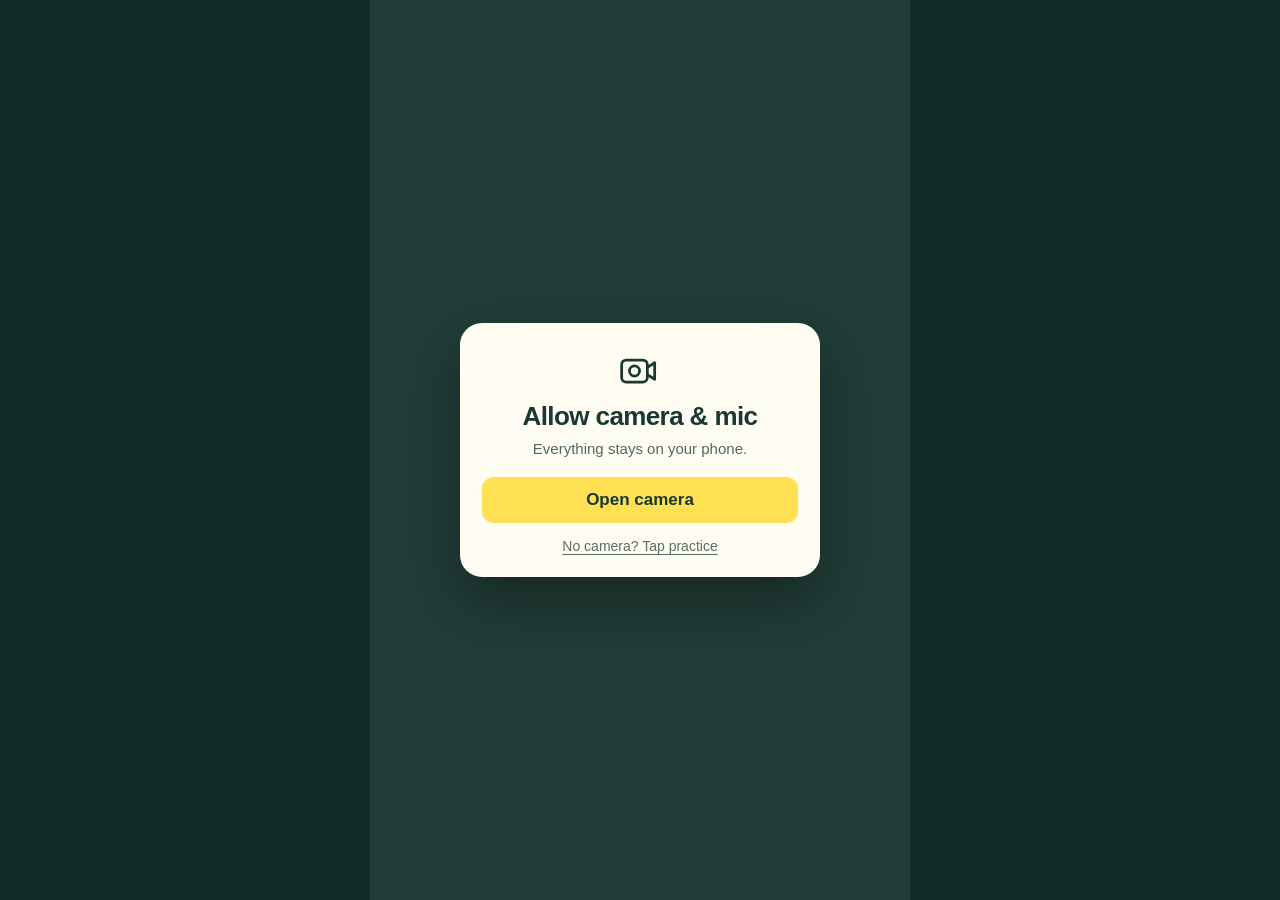
<file: index.html>
<!doctype html>
<html lang="en">
<head>
<meta charset="utf-8"><meta name="viewport" content="width=device-width,initial-scale=1,viewport-fit=cover"><meta name="theme-color" content="#142c29"><meta name="description" content="Say ah to jump. Keep your selfie character on its feet for 15 seconds."><title>Ah & Jump</title>
<link rel="icon" href="data:image/svg+xml,%3Csvg xmlns='http://www.w3.org/2000/svg' viewBox='0 0 40 40'%3E%3Crect width='40' height='40' rx='12' fill='%23ffe052'/%3E%3Ctext x='20' y='29' text-anchor='middle' font-size='30'%3E!%3C/text%3E%3C/svg%3E">
<script>(function(){var t=Math.floor(Date.now()/6e4);var l=document.createElement("link");l.rel="stylesheet";l.href="./style.css?t="+t;document.head.appendChild(l);window.__t=t})()</script>
</head>
<body><main class="shell tpl" id="voice-app"><section class="phone" id="phone" aria-label="Ah and Jump game">
<div class="camera-tile" id="cameraTile" hidden><video id="camera" autoplay playsinline muted></video></div>
<canvas id="scene" width="480" height="840" aria-label="Jump rope game animation"></canvas>
<div class="hud" id="hud" hidden><div class="stat"><span>TIME LEFT</span><strong id="time">15.0<span>s</span></strong></div><div class="stat jumps"><span>JUMPS</span><strong id="score">0</strong></div></div>
<div class="countdown" id="countdown" aria-live="assertive" hidden></div>
<div class="pause-layer" id="pauseLayer" hidden><strong>Game paused</strong><p id="pauseReason"></p><button id="resume" hidden>Resume</button></div>
<div id="captureFlash" class="capture-flash"></div>
<div class="start-panel" id="startPanel"><div class="gate">
<svg viewBox="0 0 48 48" width="44" height="44" fill="none" stroke="#193831" stroke-width="3" stroke-linecap="round" stroke-linejoin="round" aria-hidden="true"><rect x="4" y="12" width="28" height="24" rx="5"/><path d="M32 20l8-5v18l-8-5"/><circle cx="18" cy="24" r="5.5"/></svg>
<h2>Allow camera &amp; mic</h2><p>Everything stays on your phone.</p>
<button class="primary" id="start">Open camera</button><button class="text-button" id="practice">No camera? Tap practice</button>
</div></div>
<div class="setup-panel" id="setupPanel" hidden><div class="spinner" id="spinner"></div><h2 id="setupTitle">Camera + microphone</h2><p id="setupText">Hold still and stay quiet for a moment.</p><button class="primary" id="setupMic" hidden>Enable microphone</button><button class="primary" id="retryCamera" hidden>Try again</button><button class="text-button" id="cancelSetup">Try tap practice</button></div>
<div class="mic-check" id="micCheck" hidden>
<img class="gimg" src="./assets/guide/ah.webp" alt="" />
<h2>Say “ah” to jump</h2><p>One short sound, one jump.</p>
<em class="cta">Say “ah” to start</em>
<div class="mic-meter" aria-label="Microphone level"><div id="micLevel"></div></div>
<button class="primary" id="enableMic" hidden>Enable microphone</button><button class="text-button" id="retryMic">Mic not responding? Try again</button>
</div>
<div class="play-controls" id="playControls" hidden><button class="jump-button" id="jump">Tap to jump · Space</button></div>
<div class="result-panel" id="resultPanel" hidden role="status"><h2 id="resultTitle">Congrats</h2><button class="replay" id="replay">Replay</button></div>
</section></main><script>(function(){var s=document.createElement("script");s.type="module";s.src="./app.mjs?t="+window.__t;document.body.appendChild(s)})()</script></body></html>
</file>
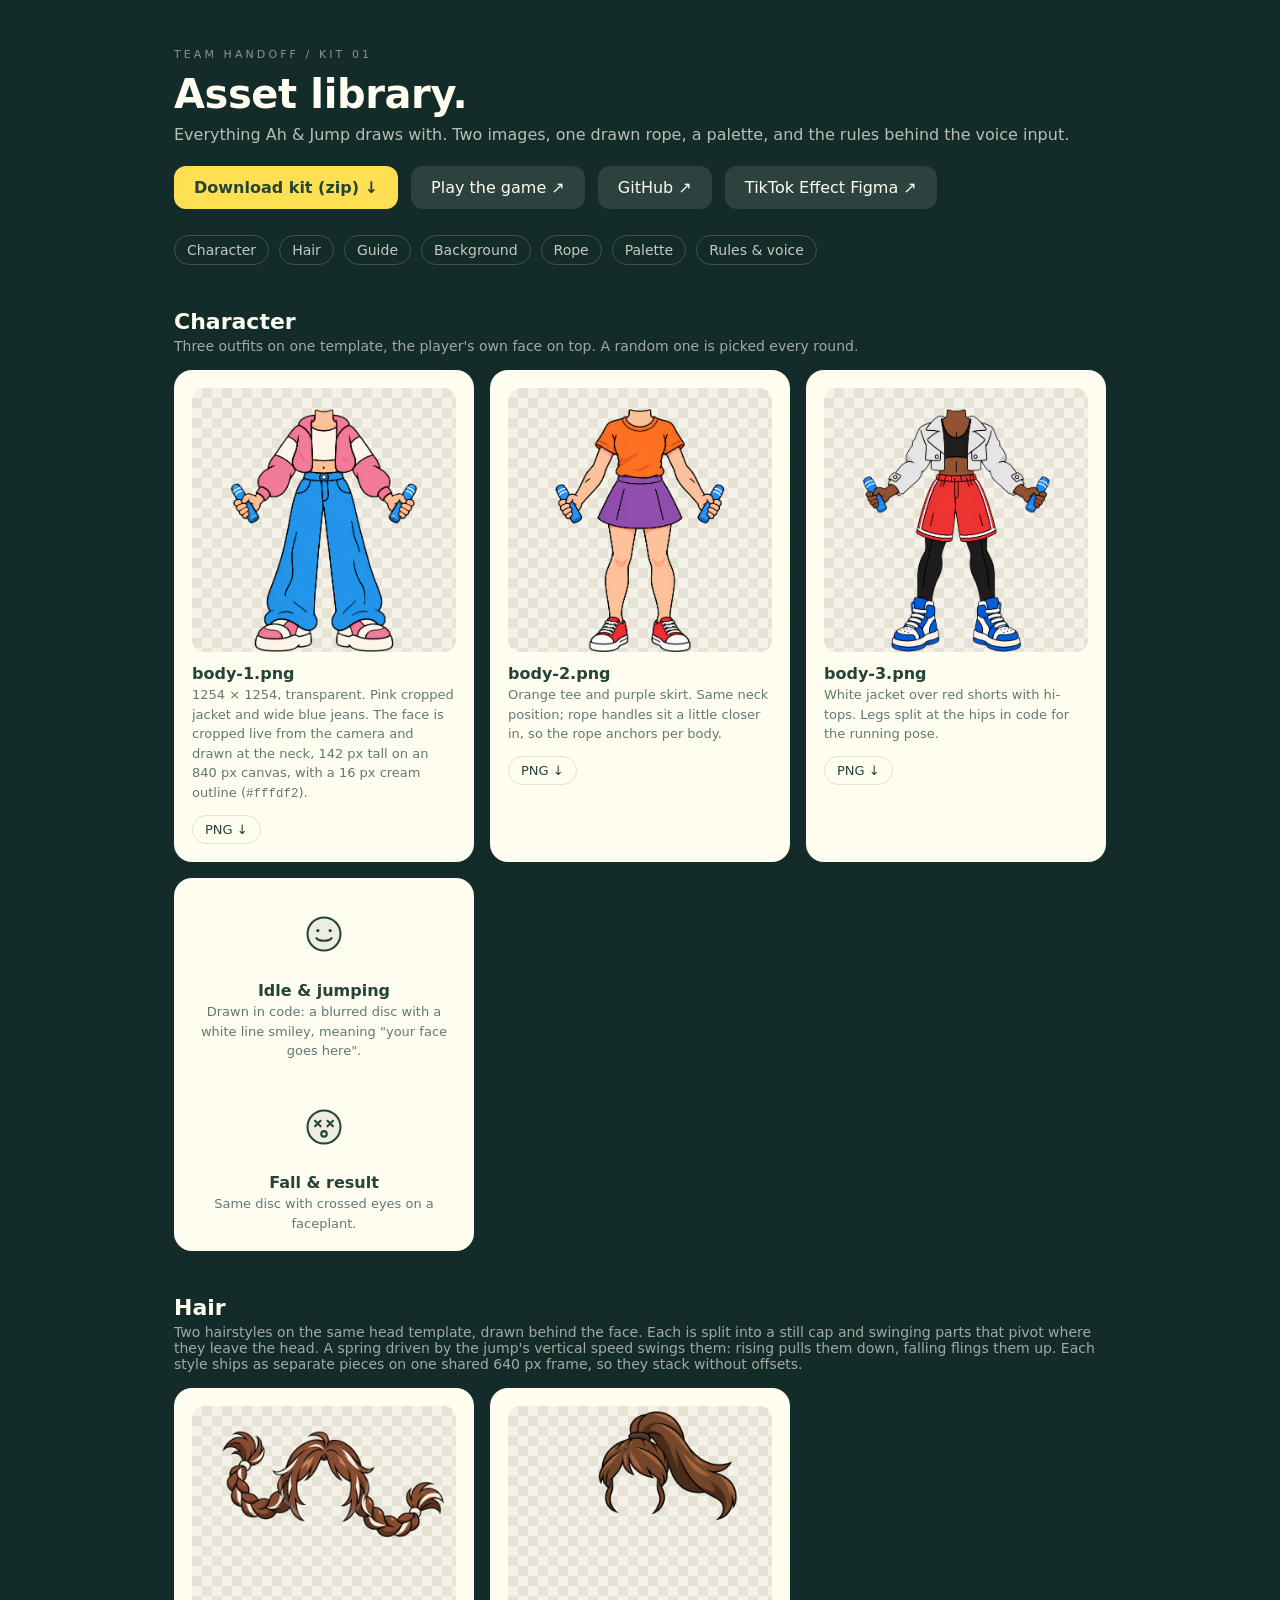
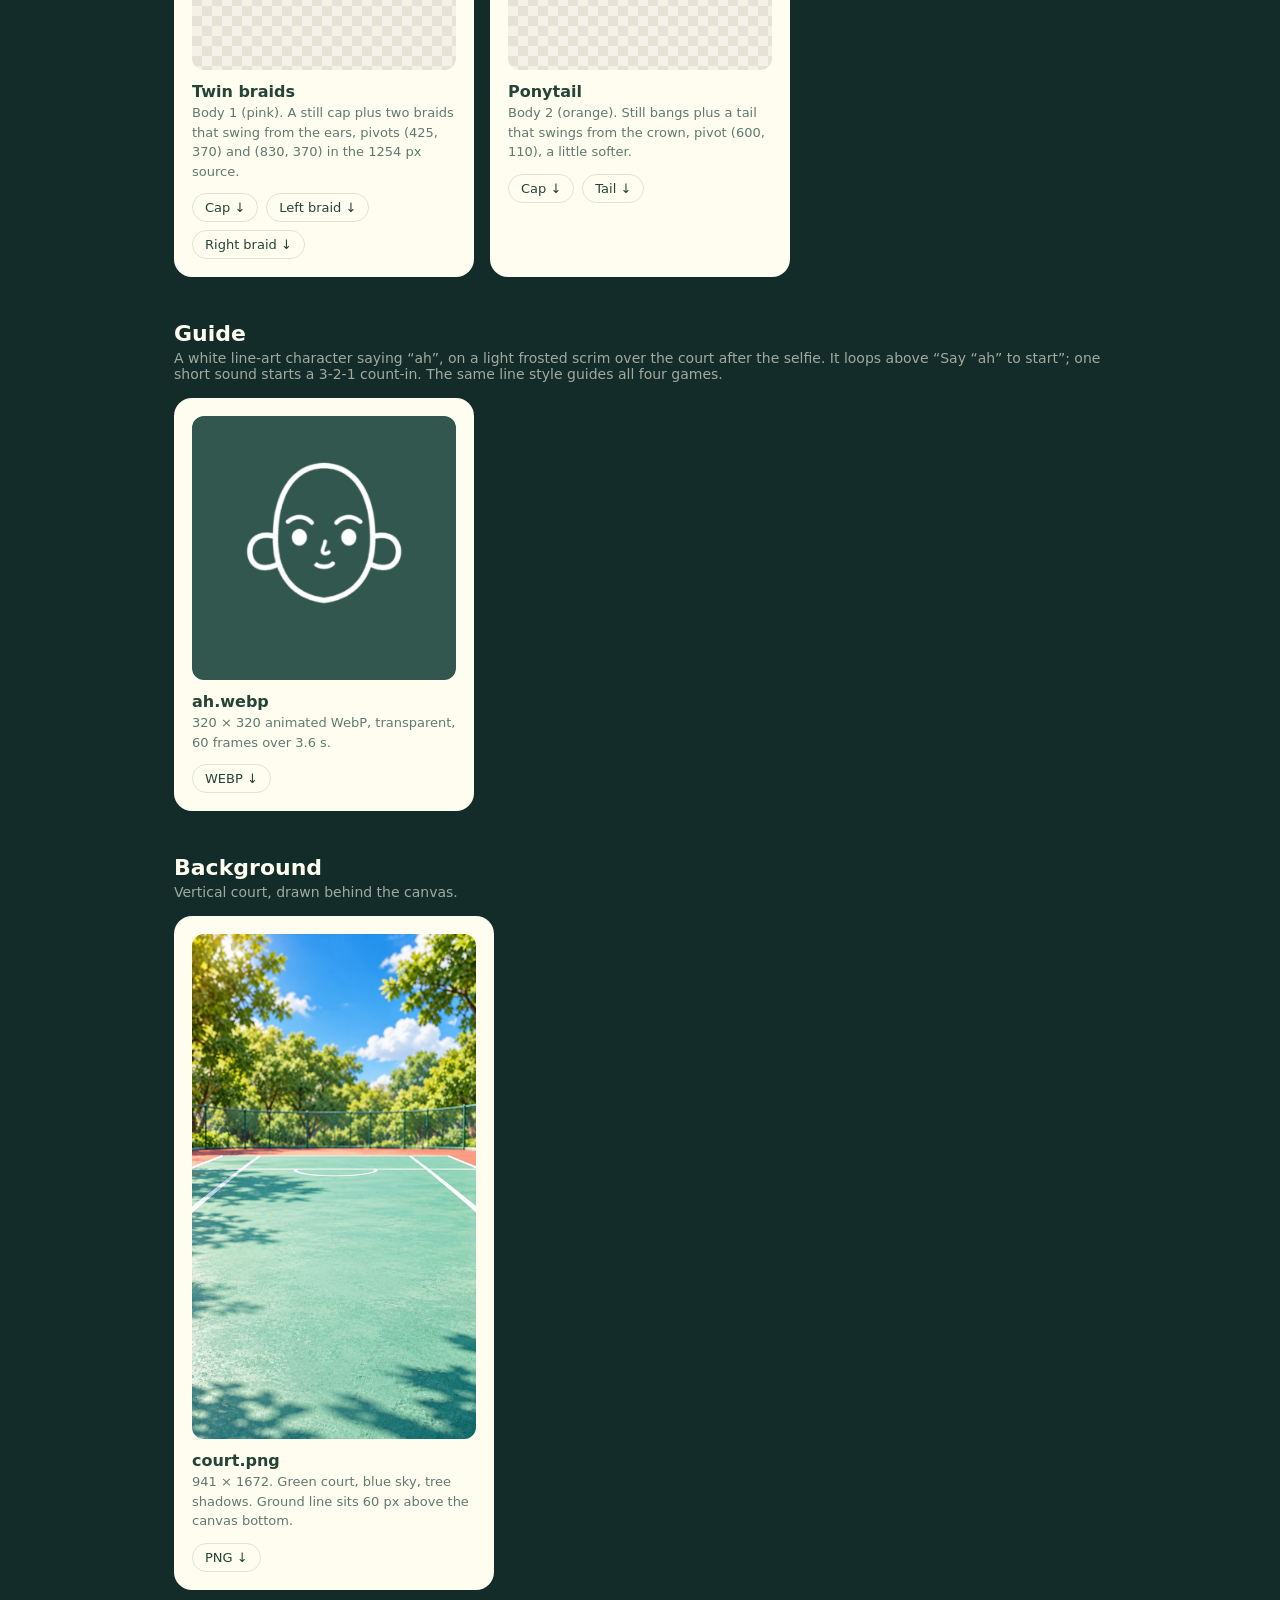
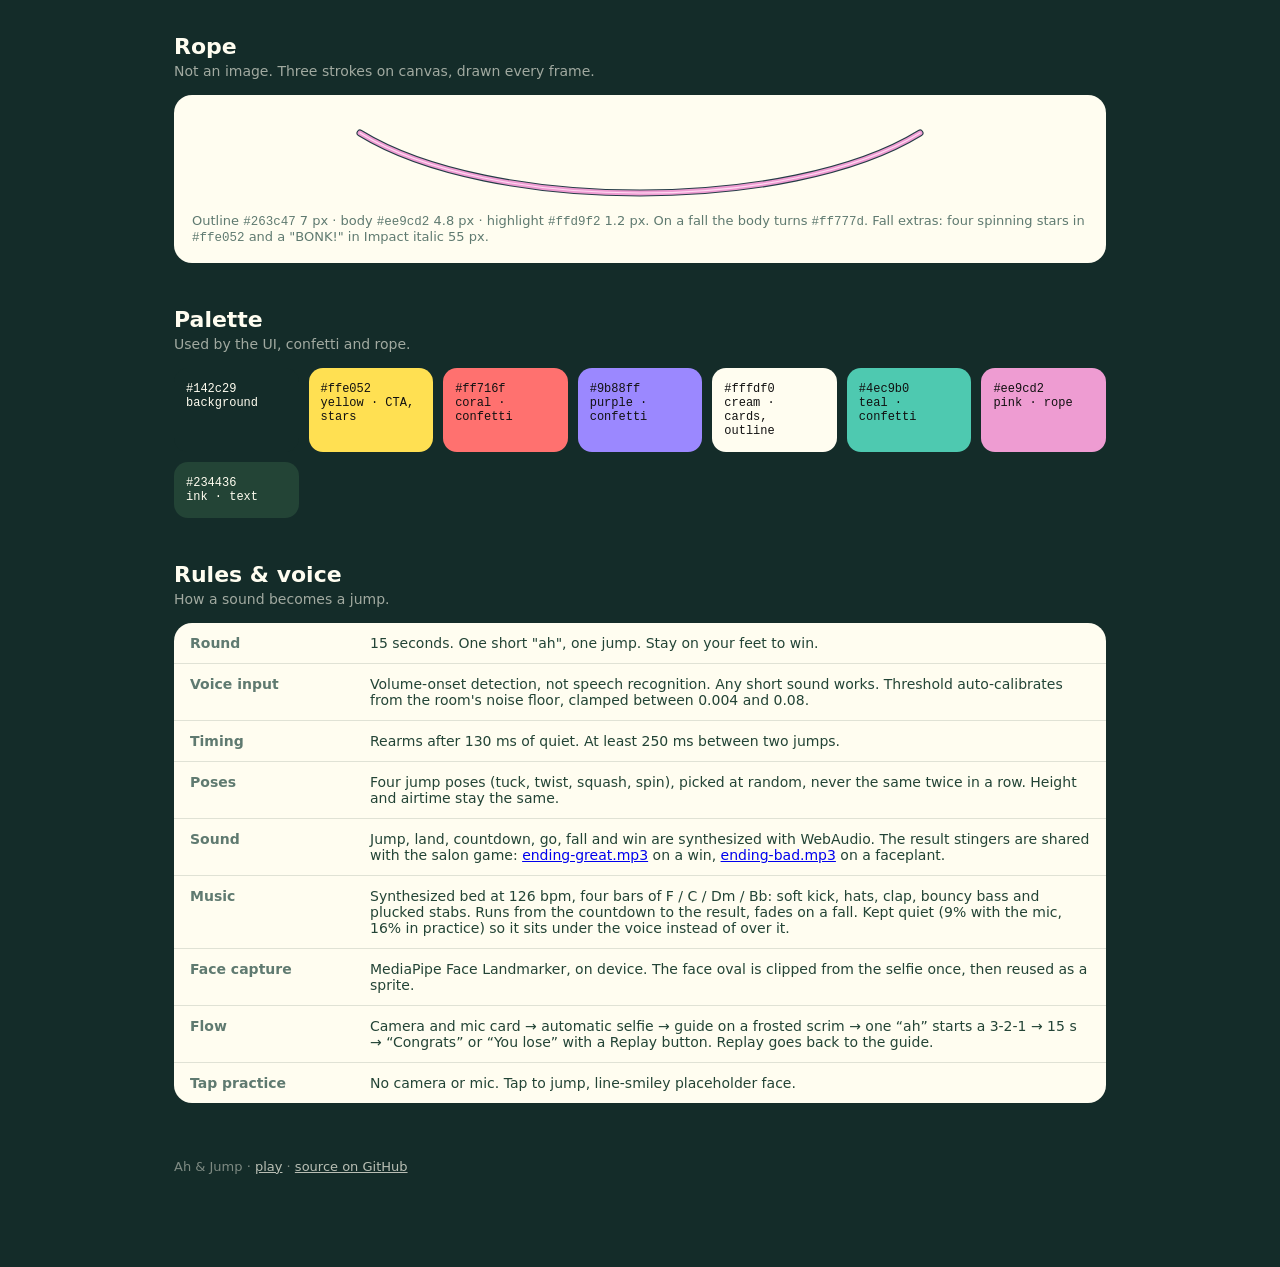
<file: asset-library/index.html>
<!doctype html>
<html lang="en">
<head>
<meta charset="utf-8" />
<meta name="viewport" content="width=device-width, initial-scale=1" />
<title>Ah &amp; Jump — Asset library</title>
<link rel="icon" href="data:image/svg+xml,%3Csvg xmlns='http://www.w3.org/2000/svg' viewBox='0 0 40 40'%3E%3Crect width='40' height='40' rx='12' fill='%23ffe052'/%3E%3Ctext x='20' y='29' text-anchor='middle' font-size='30'%3E!%3C/text%3E%3C/svg%3E" />
<style>
  :root { --bg:#142c29; --card:#fffdf0; --ink:#234436; --dim:#5f7a70; --line:rgba(35,68,54,.14); --yellow:#ffe052; --pink:#ee9cd2; }
  * { box-sizing: border-box; }
  body { margin:0; background:var(--bg); color:var(--card); font-family: -apple-system, "Helvetica Neue", Inter, system-ui, sans-serif; }
  .wrap { max-width: 980px; margin: 0 auto; padding: 48px 24px 96px; }
  .k { font-size: 11px; letter-spacing: .28em; text-transform: uppercase; color: rgba(255,253,240,.5); }
  h1 { font-size: 40px; margin: 10px 0 8px; letter-spacing: -.01em; }
  .lede { color: rgba(255,253,240,.7); margin: 0 0 22px; }
  .btn { display:inline-block; background:var(--yellow); color:var(--ink); font-weight:700; text-decoration:none; padding: 12px 20px; border-radius: 12px; }
  .btn.ghost { background: rgba(255,253,240,.1); color: var(--card); font-weight: 500; }
  nav { display:flex; gap:10px; flex-wrap:wrap; margin: 26px 0 40px; }
  nav a { color: rgba(255,253,240,.75); text-decoration:none; font-size:14px; padding:6px 12px; border:1px solid rgba(255,253,240,.18); border-radius:999px; }
  section { margin-top: 44px; }
  h2 { font-size: 22px; margin: 0 0 4px; }
  .sub { color: rgba(255,253,240,.6); font-size: 14px; margin: 0 0 16px; }
  .grid { display:grid; grid-template-columns: repeat(auto-fit, minmax(260px, 1fr)); gap: 16px; }
  .card { background: var(--card); color: var(--ink); border-radius: 18px; padding: 18px; }
  .card .pv { border-radius: 12px; overflow:hidden; background: repeating-conic-gradient(#e6e3d6 0 25%, #f4f2e8 0 50%) 0 0/20px 20px; aspect-ratio: 1; display:flex; align-items:center; justify-content:center; }
  .card .pv.tall { aspect-ratio: 9/16; }
  .card .pv img { max-width: 100%; max-height: 100%; display:block; }
  .card b { display:block; margin: 12px 0 2px; font-size: 16px; }
  .card p { margin: 0; font-size: 13px; color: var(--dim); line-height: 1.5; }
  .card .row { display:flex; gap:8px; margin-top: 12px; flex-wrap: wrap; }
  .card .row a { font-size: 13px; color: var(--ink); text-decoration:none; border:1px solid var(--line); border-radius: 999px; padding: 6px 12px; }
  .faces { display:flex; gap:14px; }
  .face { flex:1; background: var(--card); color: var(--ink); border-radius: 18px; padding: 18px; text-align:center; }
  .face span { font-size: 64px; display:block; line-height: 1.2; }
  .face b { display:block; margin-top: 8px; }
  .face p { margin: 2px 0 0; font-size: 13px; color: var(--dim); }
  .swatches { display:grid; grid-template-columns: repeat(auto-fit, minmax(120px,1fr)); gap: 10px; }
  .sw { border-radius: 14px; padding: 14px 12px; color: #111; font-size: 12px; font-family: ui-monospace, Menlo, monospace; }
  .sw.dark { color: #fffdf0; }
  .rope { background: var(--card); border-radius: 18px; padding: 18px; color: var(--ink); }
  .rope svg { width: 100%; height: 90px; display:block; }
  table { width:100%; border-collapse: collapse; background: var(--card); color: var(--ink); border-radius: 18px; overflow:hidden; font-size: 14px; }
  th, td { text-align:left; padding: 12px 16px; border-bottom: 1px solid var(--line); vertical-align: top; }
  th { width: 180px; color: var(--dim); font-weight: 600; }
  tr:last-child td, tr:last-child th { border-bottom: 0; }
  code { font-family: ui-monospace, Menlo, monospace; font-size: 12.5px; }
  footer { margin-top: 56px; font-size: 13px; color: rgba(255,253,240,.45); }
  footer a { color: rgba(255,253,240,.7); }
</style>
</head>
<body>
<div class="wrap">
  <div class="k">Team handoff / Kit 01</div>
  <h1>Asset library.</h1>
  <p class="lede">Everything Ah &amp; Jump draws with. Two images, one drawn rope, a palette, and the rules behind the voice input.</p>
  <a class="btn" href="./ah-and-jump-assets.zip" download>Download kit (zip) ↓</a>
  <a class="btn ghost" href="../" style="margin-left:8px">Play the game ↗</a>
  <a class="btn ghost" href="https://github.com/Belendali/ah-and-jump" style="margin-left:8px">GitHub ↗</a>
  <a class="btn ghost" href="https://www.figma.com/design/QUBLPsojgC8Vom9a3KD2R9/TikTok-Effect-Game--Bella-Li-09152026?node-id=295651-38793&amp;t=obTdrpBNiDewiyfc-4" target="_blank" style="margin-left:8px">TikTok Effect Figma ↗</a>
  <nav><a href="#characters">Character</a><a href="#hair">Hair</a><a href="#guide">Guide</a><a href="#background">Background</a><a href="#rope">Rope</a><a href="#palette">Palette</a><a href="#rules">Rules &amp; voice</a></nav>

  <section id="characters">
    <h2>Character</h2>
    <p class="sub">Three outfits on one template, the player's own face on top. A random one is picked every round.</p>
    <div class="grid">
      <div class="card">
        <div class="pv"><img src="./files/body-1.png" alt="Body 1" /></div>
        <b>body-1.png</b>
        <p>1254 × 1254, transparent. Pink cropped jacket and wide blue jeans. The face is cropped live from the camera and drawn at the neck, 142 px tall on an 840 px canvas, with a 16 px cream outline (<code>#fffdf2</code>).</p>
        <div class="row"><a href="./files/body-1.png" download>PNG ↓</a></div>
      </div>
      <div class="card">
        <div class="pv"><img src="./files/body-2.png" alt="Body 2" /></div>
        <b>body-2.png</b>
        <p>Orange tee and purple skirt. Same neck position; rope handles sit a little closer in, so the rope anchors per body.</p>
        <div class="row"><a href="./files/body-2.png" download>PNG ↓</a></div>
      </div>
      <div class="card">
        <div class="pv"><img src="./files/body-3.png" alt="Body 3" /></div>
        <b>body-3.png</b>
        <p>White jacket over red shorts with hi-tops. Legs split at the hips in code for the running pose.</p>
        <div class="row"><a href="./files/body-3.png" download>PNG ↓</a></div>
      </div>
      <div class="card">
        <div class="faces" style="flex-direction:column">
          <div class="face" style="padding:0"><span><svg viewBox="0 0 64 64" width="44" height="44" fill="none" stroke="#234436" stroke-width="3" stroke-linecap="round"><circle cx="32" cy="32" r="24" fill="rgba(35,68,54,.08)"/><circle cx="23" cy="27" r="2.4" fill="#234436" stroke="none"/><circle cx="41" cy="27" r="2.4" fill="#234436" stroke="none"/><path d="M21 38c3 5 19 5 22 0"/></svg></span><b>Idle &amp; jumping</b><p>Drawn in code: a blurred disc with a white line smiley, meaning "your face goes here".</p></div>
          <div class="face" style="padding:0;margin-top:14px"><span><svg viewBox="0 0 64 64" width="44" height="44" fill="none" stroke="#234436" stroke-width="3" stroke-linecap="round"><circle cx="32" cy="32" r="24" fill="rgba(35,68,54,.08)"/><path d="M19 23l8 8M27 23l-8 8M37 23l8 8M45 23l-8 8"/><circle cx="32" cy="42" r="4"/></svg></span><b>Fall &amp; result</b><p>Same disc with crossed eyes on a faceplant.</p></div>
        </div>
      </div>
    </div>
    <h2 id="hair" style="margin-top:44px">Hair</h2>
    <p class="sub">Two hairstyles on the same head template, drawn behind the face. Each is split into a still cap and swinging parts that pivot where they leave the head. A spring driven by the jump's vertical speed swings them: rising pulls them down, falling flings them up. Each style ships as separate pieces on one shared 640 px frame, so they stack without offsets.</p>
    <div class="grid" style="grid-template-columns:repeat(auto-fill,minmax(300px,1fr))">
      <div class="card">
        <div class="pv"><img src="./files/hair/braids-full.png" alt="Twin braids" loading="lazy" /></div>
        <b>Twin braids</b>
        <p>Body 1 (pink). A still cap plus two braids that swing from the ears, pivots (425, 370) and (830, 370) in the 1254 px source.</p>
        <div class="row"><a href="./files/hair/braids-cap.png" download>Cap ↓</a><a href="./files/hair/braid-left.png" download>Left braid ↓</a><a href="./files/hair/braid-right.png" download>Right braid ↓</a></div>
      </div>
      <div class="card">
        <div class="pv"><img src="./files/hair/pony-full.png" alt="Ponytail" loading="lazy" /></div>
        <b>Ponytail</b>
        <p>Body 2 (orange). Still bangs plus a tail that swings from the crown, pivot (600, 110), a little softer.</p>
        <div class="row"><a href="./files/hair/pony-cap.png" download>Cap ↓</a><a href="./files/hair/pony-tail.png" download>Tail ↓</a></div>
      </div>
    </div>
  </section>

  <section id="guide">
    <h2>Guide</h2>
    <p class="sub">A white line-art character saying “ah”, on a light frosted scrim over the court after the selfie. It loops above “Say “ah” to start”; one short sound starts a 3-2-1 count-in. The same line style guides all four games.</p>
    <div class="grid" style="grid-template-columns:repeat(auto-fill,minmax(240px,1fr))">
      <div class="card">
        <div class="pv" style="background:#31574f"><img src="./files/guide/ah.webp" alt="ah.webp" loading="lazy" /></div>
        <b>ah.webp</b>
        <p>320 × 320 animated WebP, transparent, 60 frames over 3.6 s.</p>
        <div class="row"><a href="./files/guide/ah.webp" download>WEBP ↓</a></div>
      </div>
    </div>
  </section>

  <section id="background">
    <h2>Background</h2>
    <p class="sub">Vertical court, drawn behind the canvas.</p>
    <div class="grid">
      <div class="card" style="max-width:320px">
        <div class="pv tall"><img src="./files/court.png" alt="Court" /></div>
        <b>court.png</b>
        <p>941 × 1672. Green court, blue sky, tree shadows. Ground line sits 60 px above the canvas bottom.</p>
        <div class="row"><a href="./files/court.png" download>PNG ↓</a></div>
      </div>
    </div>
  </section>

  <section id="rope">
    <h2>Rope</h2>
    <p class="sub">Not an image. Three strokes on canvas, drawn every frame.</p>
    <div class="rope">
      <svg viewBox="0 0 600 90" fill="none" stroke-linecap="round"><path d="M20 20 C 150 100, 450 100, 580 20" stroke="#263c47" stroke-width="7"/><path d="M20 20 C 150 100, 450 100, 580 20" stroke="#ee9cd2" stroke-width="4.8"/><path d="M20 20 C 150 100, 450 100, 580 20" stroke="#ffd9f2" stroke-width="1.2"/></svg>
      <p style="margin:10px 0 0;font-size:13px;color:var(--dim)">Outline <code>#263c47</code> 7 px · body <code>#ee9cd2</code> 4.8 px · highlight <code>#ffd9f2</code> 1.2 px. On a fall the body turns <code>#ff777d</code>. Fall extras: four spinning stars in <code>#ffe052</code> and a "BONK!" in Impact italic 55 px.</p>
    </div>
  </section>

  <section id="palette">
    <h2>Palette</h2>
    <p class="sub">Used by the UI, confetti and rope.</p>
    <div class="swatches">
      <div class="sw dark" style="background:#142c29">#142c29<br />background</div>
      <div class="sw" style="background:#ffe052">#ffe052<br />yellow · CTA, stars</div>
      <div class="sw" style="background:#ff716f">#ff716f<br />coral · confetti</div>
      <div class="sw" style="background:#9b88ff">#9b88ff<br />purple · confetti</div>
      <div class="sw" style="background:#fffdf0">#fffdf0<br />cream · cards, outline</div>
      <div class="sw" style="background:#4ec9b0">#4ec9b0<br />teal · confetti</div>
      <div class="sw" style="background:#ee9cd2">#ee9cd2<br />pink · rope</div>
      <div class="sw dark" style="background:#234436">#234436<br />ink · text</div>
    </div>
  </section>

  <section id="rules">
    <h2>Rules &amp; voice</h2>
    <p class="sub">How a sound becomes a jump.</p>
    <table>
      <tr><th>Round</th><td>15 seconds. One short "ah", one jump. Stay on your feet to win.</td></tr>
      <tr><th>Voice input</th><td>Volume-onset detection, not speech recognition. Any short sound works. Threshold auto-calibrates from the room's noise floor, clamped between 0.004 and 0.08.</td></tr>
      <tr><th>Timing</th><td>Rearms after 130 ms of quiet. At least 250 ms between two jumps.</td></tr>
      <tr><th>Poses</th><td>Four jump poses (tuck, twist, squash, spin), picked at random, never the same twice in a row. Height and airtime stay the same.</td></tr>
      <tr><th>Sound</th><td>Jump, land, countdown, go, fall and win are synthesized with WebAudio. The result stingers are shared with the salon game: <a href="./files/audio/ending-great.mp3" download>ending-great.mp3</a> on a win, <a href="./files/audio/ending-bad.mp3" download>ending-bad.mp3</a> on a faceplant.</td></tr>
      <tr><th>Music</th><td>Synthesized bed at 126 bpm, four bars of F / C / Dm / Bb: soft kick, hats, clap, bouncy bass and plucked stabs. Runs from the countdown to the result, fades on a fall. Kept quiet (9% with the mic, 16% in practice) so it sits under the voice instead of over it.</td></tr>
      <tr><th>Face capture</th><td>MediaPipe Face Landmarker, on device. The face oval is clipped from the selfie once, then reused as a sprite.</td></tr>
      <tr><th>Flow</th><td>Camera and mic card → automatic selfie → guide on a frosted scrim → one “ah” starts a 3-2-1 → 15 s → “Congrats” or “You lose” with a Replay button. Replay goes back to the guide.</td></tr>
      <tr><th>Tap practice</th><td>No camera or mic. Tap to jump, line-smiley placeholder face.</td></tr>
    </table>
  </section>

  <footer>Ah &amp; Jump · <a href="../">play</a> · <a href="https://github.com/Belendali/ah-and-jump">source on GitHub</a></footer>
</div>
</body>
</html>
</file>
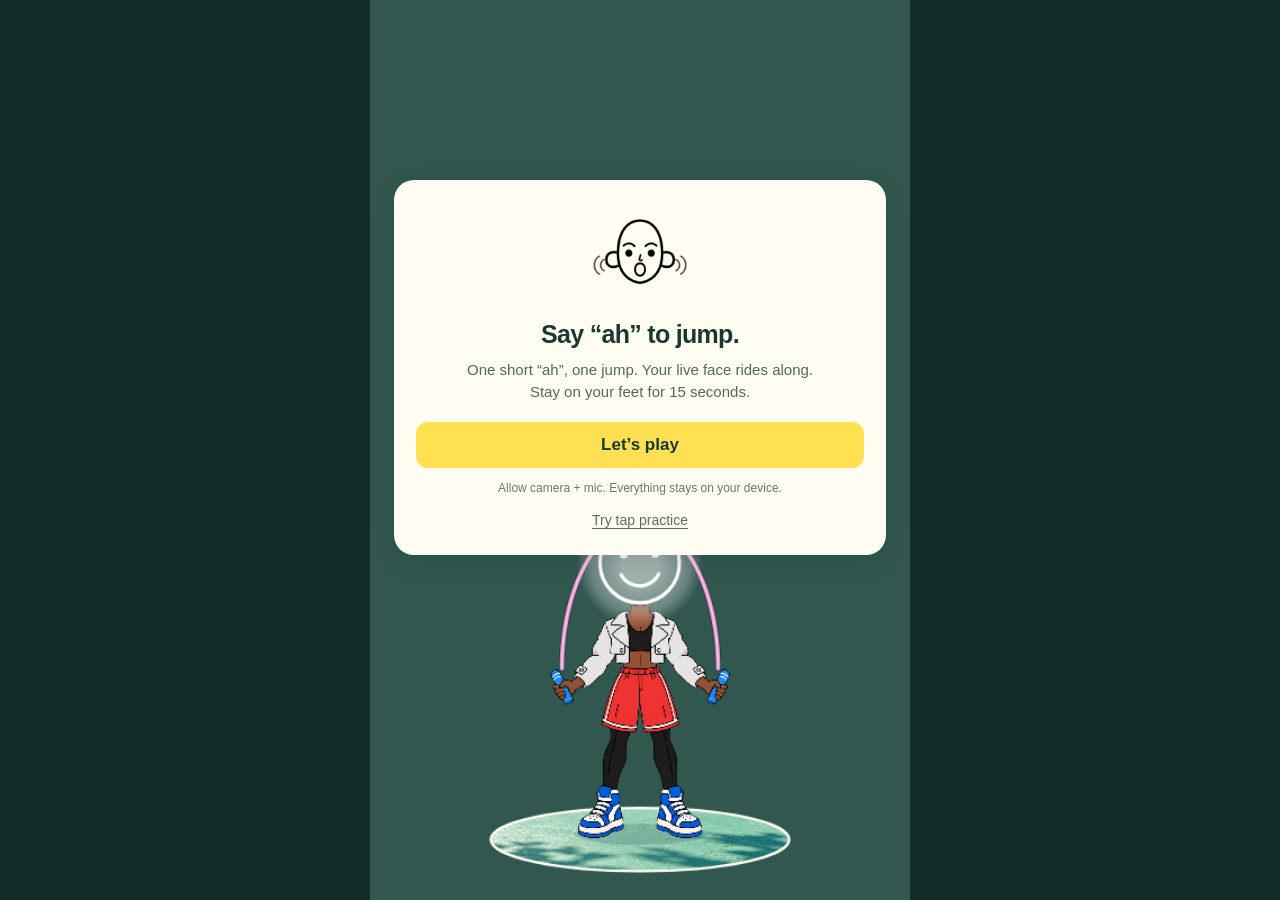
<file: live/index.html>
<!doctype html>
<html lang="en">
<head>
<meta charset="utf-8"><meta name="viewport" content="width=device-width,initial-scale=1,viewport-fit=cover"><meta name="theme-color" content="#142c29"><meta name="description" content="Say ah to jump. Keep your selfie character on its feet for 15 seconds."><title>Ah & Jump · Live face</title>
<link rel="icon" href="data:image/svg+xml,%3Csvg xmlns='http://www.w3.org/2000/svg' viewBox='0 0 40 40'%3E%3Crect width='40' height='40' rx='12' fill='%23ffe052'/%3E%3Ctext x='20' y='29' text-anchor='middle' font-size='30'%3E!%3C/text%3E%3C/svg%3E">
<script>(function(){var t=Math.floor(Date.now()/6e4);var l=document.createElement("link");l.rel="stylesheet";l.href="../style.css?t="+t;document.head.appendChild(l);window.__t=t})()</script>
</head>
<body><main class="shell" id="voice-app"><section class="phone" id="phone" aria-label="Ah and Jump game">
<div class="camera-tile" id="cameraTile" hidden><video id="camera" autoplay playsinline muted></video></div>
<canvas id="scene" width="480" height="840" aria-label="Jump rope game animation"></canvas>
<div class="hud" id="hud" hidden><div class="stat"><span>TIME LEFT</span><strong id="time">15.0<span>s</span></strong></div><div class="stat jumps"><span>JUMPS</span><strong id="score">0</strong></div></div>
<div class="countdown" id="countdown" aria-live="assertive" hidden></div>
<div class="pause-layer" id="pauseLayer" hidden><strong>Game paused</strong><p id="pauseReason"></p><button id="resume" hidden>Resume</button></div>
<div id="captureFlash" class="capture-flash"></div>
<div class="start-panel" id="startPanel"><img class="gimg" src="../assets/guide/ah.webp" alt="" /><h1>Say “ah” to jump.</h1><p>One short “ah”, one jump. Your live face rides along.<br>Stay on your feet for 15 seconds.</p><button class="primary" id="start">Let’s play</button><span class="privacy">Allow camera + mic. Everything stays on your device.</span><button class="text-button" id="practice">Try tap practice</button></div>
<div class="setup-panel" id="setupPanel" hidden><div class="spinner" id="spinner"></div><h2 id="setupTitle">Camera + microphone</h2><p id="setupText">Hold still and stay quiet for a moment.</p><button class="primary" id="setupMic" hidden>Enable microphone</button><button class="primary" id="retryCamera" hidden>Try again</button><button class="text-button" id="cancelSetup">Try tap practice</button></div>
<div class="mic-check" id="micCheck" hidden><img class="gimg" src="../assets/guide/ah.webp" alt="" /><h2>Say “ah” to start.</h2><p>One short sound. No need to shout.</p><div class="mic-meter" aria-label="Microphone level"><div id="micLevel"></div></div><button class="primary" id="enableMic" hidden>Enable microphone</button><button class="text-button" id="retryMic">Mic not responding? Try again</button></div>
<div class="play-controls" id="playControls" hidden><button class="jump-button" id="jump">Tap to jump · Space</button></div>
<div class="result-panel" id="resultPanel" hidden role="status"><h2 id="resultTitle">Congrats</h2><button class="replay" id="replay">Replay</button></div>
</section></main><script>(function(){var s=document.createElement("script");s.type="module";s.src="./app.mjs?t="+window.__t;document.body.appendChild(s)})()</script></body></html>
</file>
